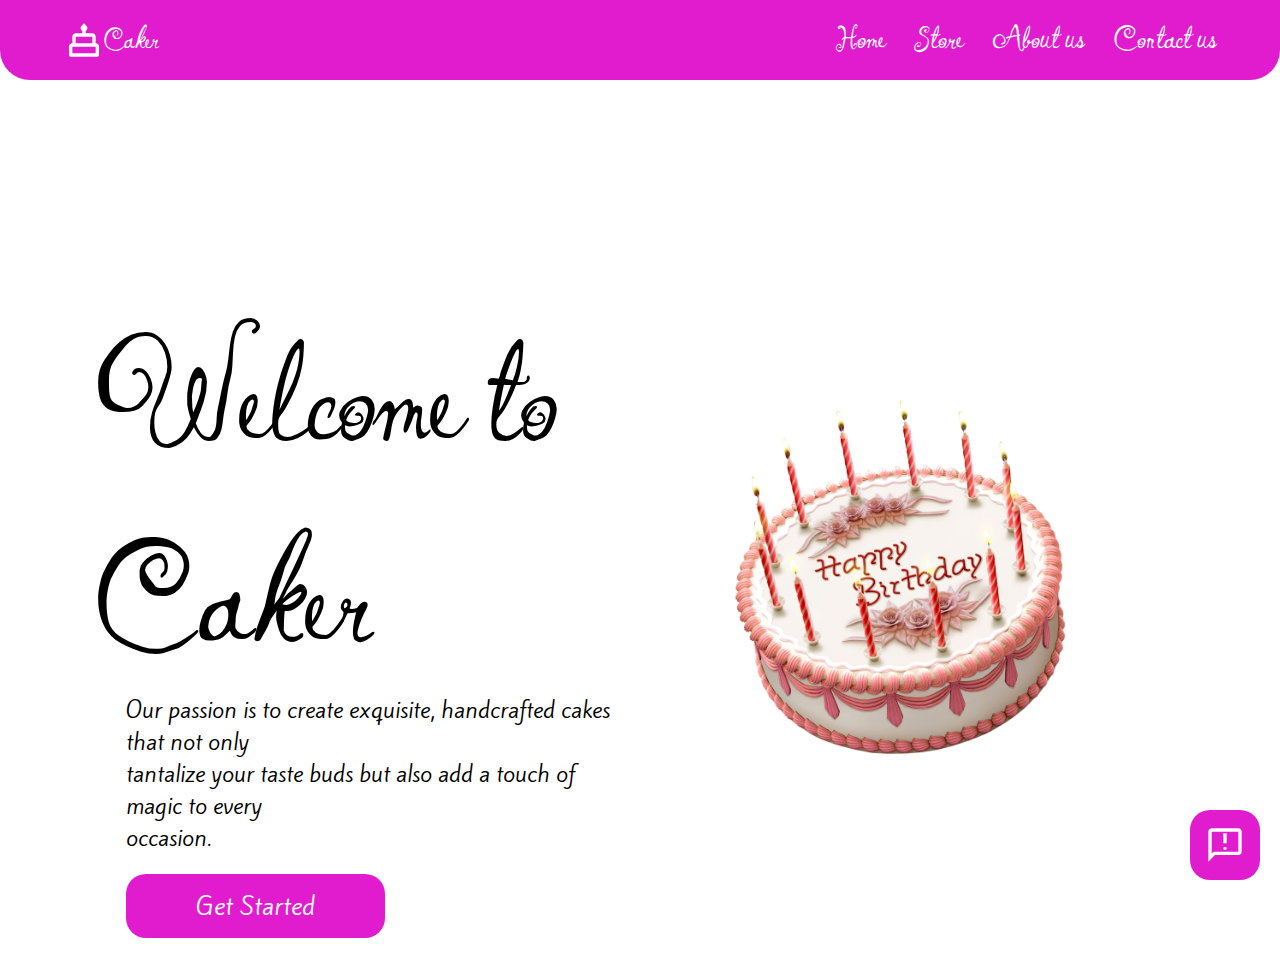
<file: index.html>
<!DOCTYPE html>
<html lang="en">
  <head>
    <meta charset="UTF-8" />
    <meta name="viewport" content="width=device-width, initial-scale=1.0" />
    <title>Home</title>
    <link rel="stylesheet" href="./styles/home.css" />
    <link rel="stylesheet" href="./styles/header.css" />
  </head>
  <body>
    <header>
      <div class="logo">
        <img width="40px" src="./assets/cakeicon.svg" alt="" srcset="" />
        <p class="caker-logo-text">Caker</p>
      </div>
      <nav>
        <ul>
          <li><a href="./index">Home</a></li>
          <li><a href="./store">Store</a></li>
          <li><a href="./about">About us</a></li>
          <li><a href="./contact">Contact us</a></li>
        </ul>
      </nav>
      <button class="menu-button">
        <img src="./assets/menu.svg" alt="" srcset="" />
      </button>
    </header>

    <div class="container">
      <table class="left-container">
        <tr>
          <td>
            <h1>Welcome to Caker</h1>
          </td>
        </tr>
        <tr>
          <td>
            <p class="intro">
              Our passion is to create exquisite, handcrafted cakes that not
              only
              <br />
              tantalize your taste buds but also add a touch of magic to every
              <br />
              occasion.
            </p>
          </td>
        </tr>

        <tr>
          <td>
            <a href="./store" class="getStarted">Get Started</a>
          </td>
        </tr>
      </table>

      <div class="right-container">
        <img class="img_baclground" src="./assets/bg2.png" alt="" srcset="" />
      </div>
    </div>

    <footer>
      <a class="feedbackButton" href="./feedback">
        <img width="40px" src="./assets/feedback.svg" alt="" srcset=""
      /></a>
    </footer>
  </body>
</html>
</file>
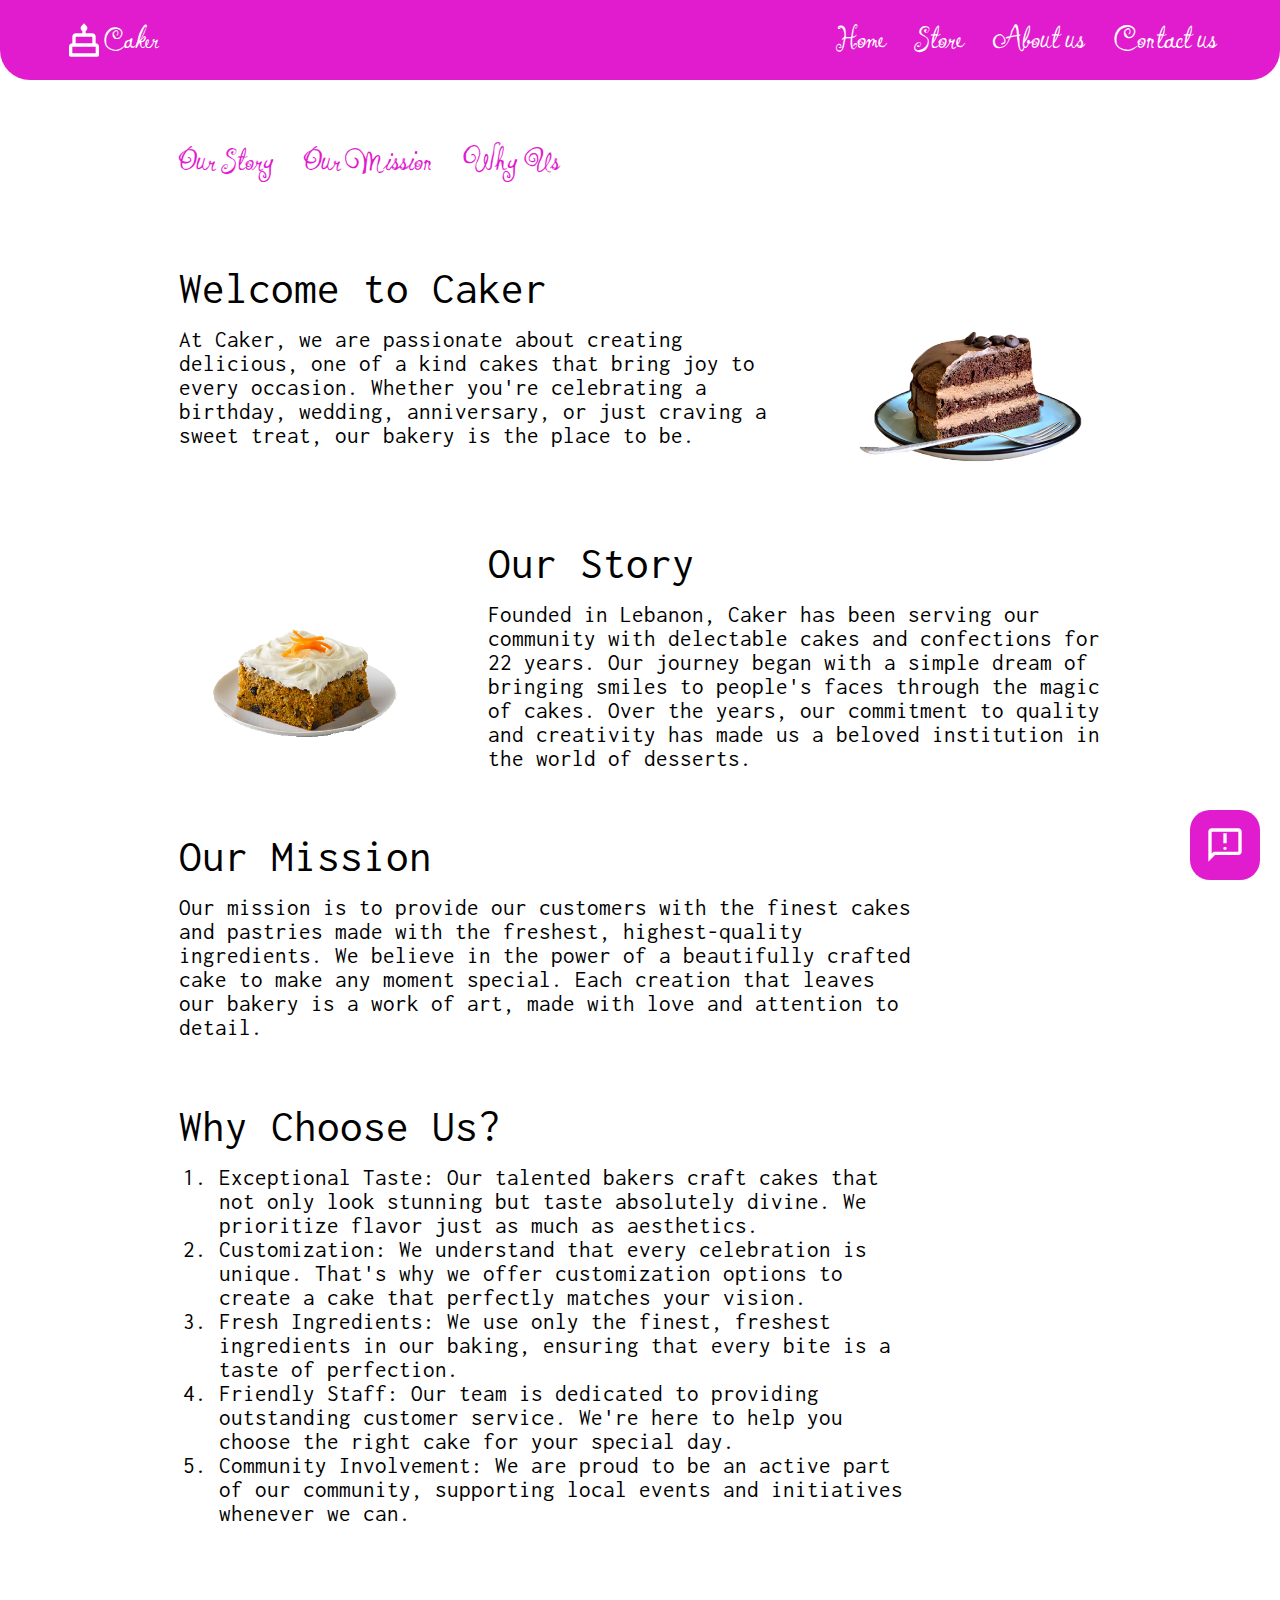
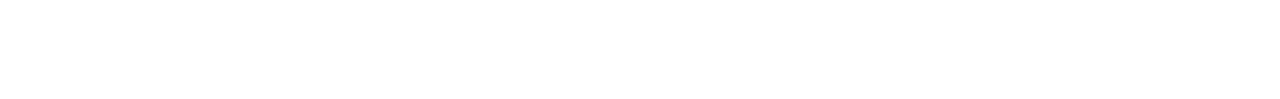
<file: about.html>
<!DOCTYPE html>
<html lang="en">
  <head>
    <meta charset="UTF-8" />
    <meta name="viewport" content="width=device-width, initial-scale=1.0" />
    <title>Caker Store</title>
    <link rel="stylesheet" href="./styles/about.css" />
    <link rel="stylesheet" href="../styles/header.css" />
  </head>
  <body>
    <header>
      <div class="logo">
        <img width="40px" src="./assets/cakeicon.svg" alt="" srcset="" />
        <p class="caker-logo-text">Caker</p>
      </div>
      <nav>
        <ul>
          <li><a href="./index">Home</a></li>
          <li><a href="./store">Store</a></li>
          <li><a href="./about">About us</a></li>
          <li><a href="./contact">Contact us</a></li>
        </ul>
      </nav>
      <button class="menu-button">
        <img src="./assets/menu.svg" alt="" srcset="" />
      </button>
    </header>
    <div class="center-container">
      <table>
        <!-- submenu -->
        <tr>
          <td>
            <ul class="sub-menu">
              <li><a class="subnav" href="#ourStory">Our Story</a></li>
              <li><a class="subnav" href="#ourMission">Our Mission</a></li>
              <li><a class="subnav" href="#whyUs">Why Us</a></li>
            </ul>
          </td>
        </tr>

        <!-- welcome caker -->
        <tr>
          <td>
            <h1>Welcome to Caker</h1>
          </td>
        </tr>
        <tr>
          <td class="description">
            <p>
              At Caker, we are passionate about creating delicious, one of a
              kind cakes that bring joy to every occasion. Whether you're
              celebrating a birthday, wedding, anniversary, or just craving a
              sweet treat, our bakery is the place to be.
            </p>
          </td>
          <td class="images-body-right">
            <img class="image_p" src="./assets/chocCake.png" alt="" srcset="" />
          </td>
        </tr>

        <!-- Our Story -->
        <tr id="ourStory">
          <td class="linner"></td>
          <td class="ourStory_title">
            <h2>Our Story</h2>
          </td>
        </tr>
        <tr>
          <td class="images-body-left">
            <img
              class="image_p"
              src="./assets/carrotCake.png"
              alt=""
              srcset="" />
          </td>
          <td class="description">
            <p>
              Founded in Lebanon, Caker has been serving our community with
              delectable cakes and confections for 22 years. Our journey began
              with a simple dream of bringing smiles to people's faces through
              the magic of cakes. Over the years, our commitment to quality and
              creativity has made us a beloved institution in the world of
              desserts.
            </p>
          </td>
        </tr>
        <!-- Our Mission -->

        <tr id="ourMission">
          <td class="ourStory_title"><h2>Our Mission</h2></td>
        </tr>
        <tr>
          <td class="description">
            <p>
              Our mission is to provide our customers with the finest cakes and
              pastries made with the freshest, highest-quality ingredients. We
              believe in the power of a beautifully crafted cake to make any
              moment special. Each creation that leaves our bakery is a work of
              art, made with love and attention to detail.
            </p>
          </td>
        </tr>

        <!-- Why Choose Us? -->

        <tr id="whyUs">
          <td class="ourStory_title"><h2>Why Choose Us?</h2></td>
        </tr>
        <tr>
          <td class="description">
            <ol>
              <li>
                Exceptional Taste: Our talented bakers craft cakes that not only
                look stunning but taste absolutely divine. We prioritize flavor
                just as much as aesthetics.
              </li>
              <li>
                Customization: We understand that every celebration is unique.
                That's why we offer customization options to create a cake that
                perfectly matches your vision.
              </li>
              <li>
                Fresh Ingredients: We use only the finest, freshest ingredients
                in our baking, ensuring that every bite is a taste of
                perfection.
              </li>
              <li>
                Friendly Staff: Our team is dedicated to providing outstanding
                customer service. We're here to help you choose the right cake
                for your special day.
              </li>
              <li>
                Community Involvement: We are proud to be an active part of our
                community, supporting local events and initiatives whenever we
                can.
              </li>
            </ol>
          </td>
        </tr>
      </table>
    </div>

    <footer>
      <a class="feedbackButton" href="./feedback">
        <img width="40px" src="./assets/feedback.svg" alt="" srcset=""
      /></a>
    </footer>
  </body>
</html>
</file>
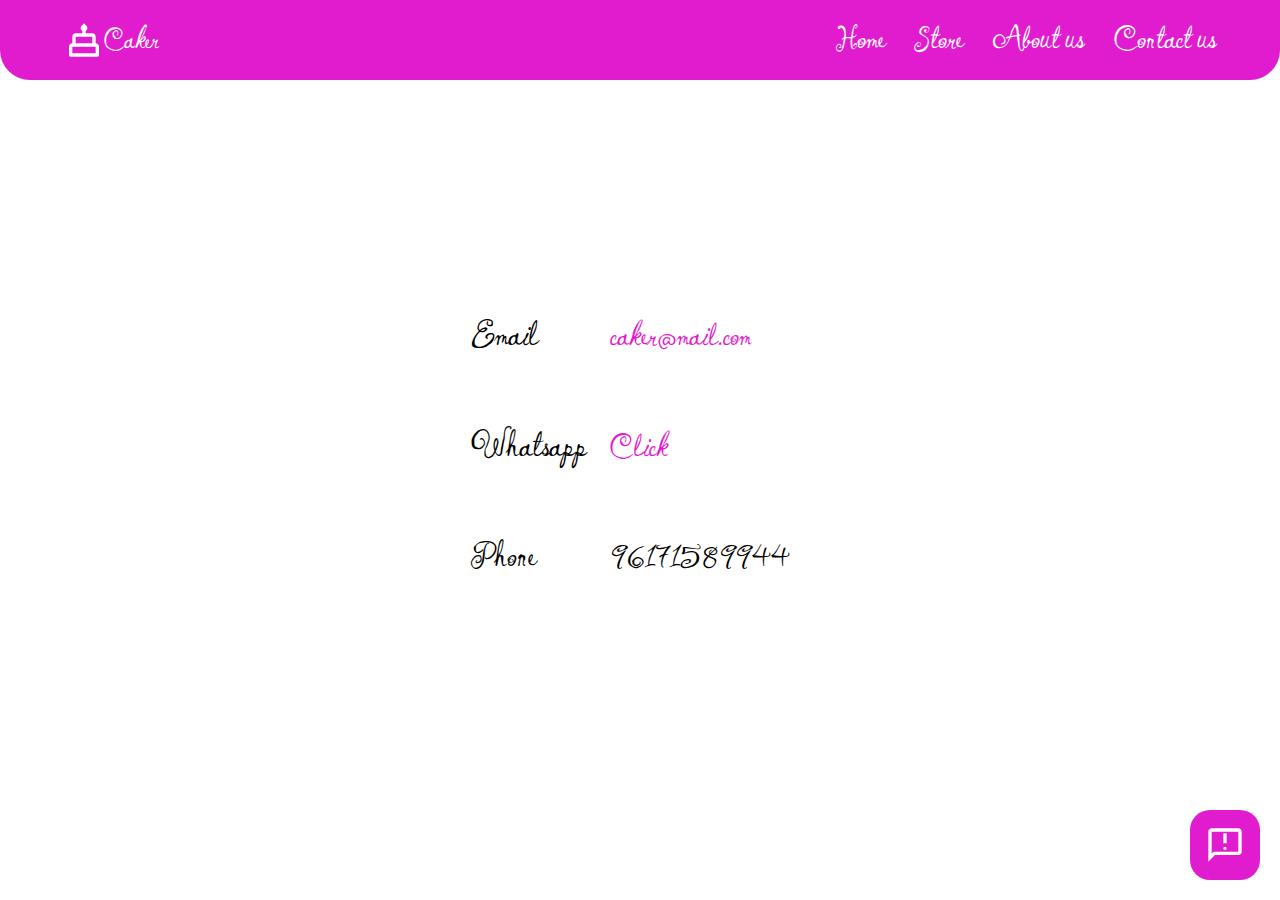
<file: contact.html>
<!DOCTYPE html>
<html lang="en">
  <head>
    <meta charset="UTF-8" />
    <meta name="viewport" content="width=device-width, initial-scale=1.0" />
    <title>Caker Store</title>

    <link rel="stylesheet" href="./styles/header.css" />
    <link rel="stylesheet" href="./styles/contact.css" />
  </head>
  <body>
    <header>
      <div class="logo">
        <img width="40px" src="./assets/cakeicon.svg" alt="" srcset="" />
        <p class="caker-logo-text">Caker</p>
      </div>
      <nav>
        <ul>
          <li><a href="./index">Home</a></li>
          <li><a href="./store">Store</a></li>
          <li><a href="./about">About us</a></li>
          <li><a href="./contact">Contact us</a></li>
        </ul>
      </nav>
      <button class="menu-button">
        <img src="./assets/menu.svg" alt="" srcset="" />
      </button>
    </header>

    <div class="container">
      <table>
        <tr>
          <td>
            <h4>Email</h4>
          </td>
          <td>
            <p>
              <a class="link_style" href="mailto:caker@mail.com"
                >caker@mail.com</a
              >
            </p>
          </td>
        </tr>

        <tr>
          <td>
            <h4>Whatsapp</h4>
          </td>
          <td>
            <p>
              <a class="link_style" href="  https://wa.me/96171589944">Click</a>
            </p>
          </td>
        </tr>

        <tr>
          <td>
            <h4>Phone</h4>
          </td>
          <td><p>96171589944</p></td>
        </tr>
      </table>
    </div>

    <footer>
      <a class="feedbackButton" href="./feedback">
        <img width="40px" src="./assets/feedback.svg" alt="" srcset=""
      /></a>
    </footer>
  </body>
</html>
</file>
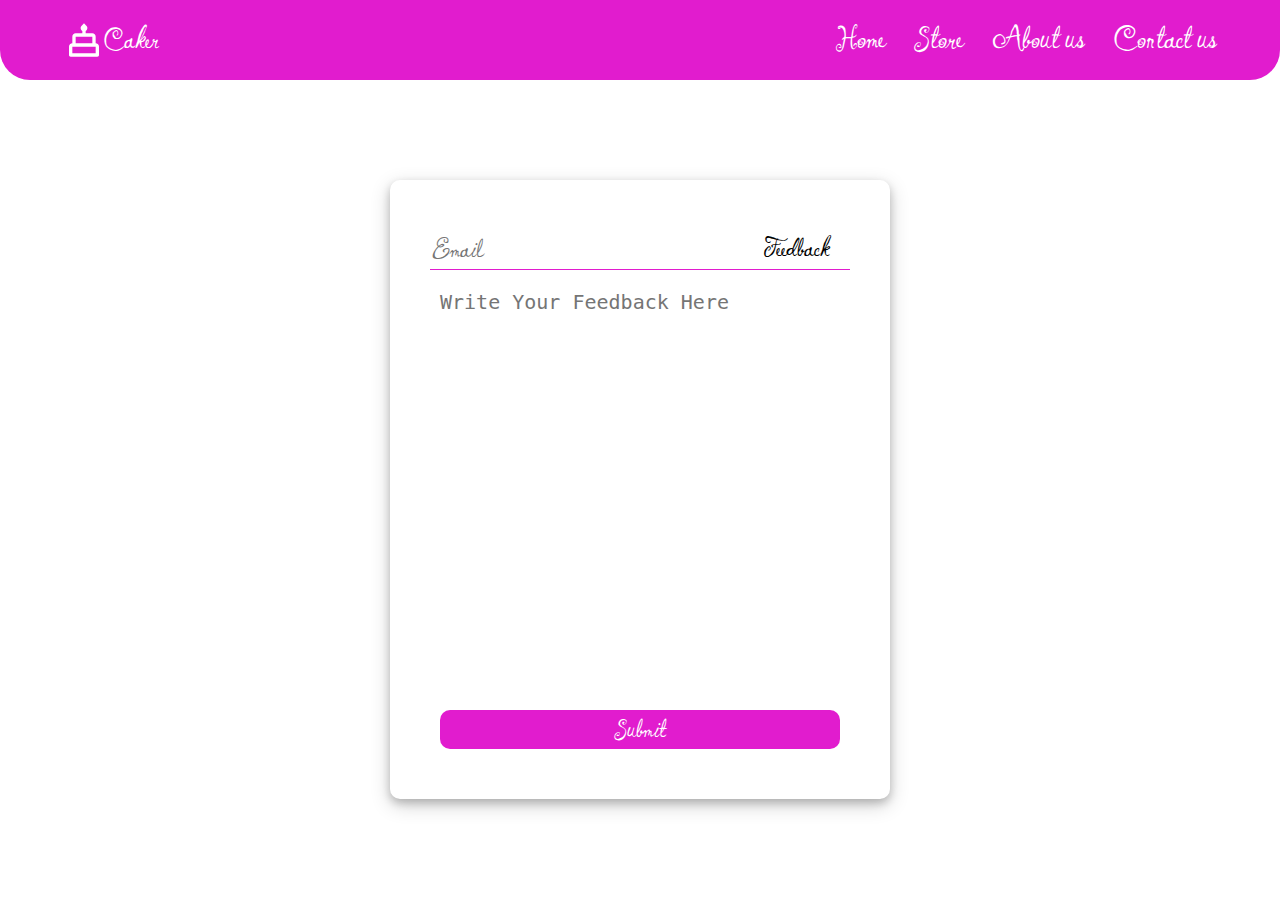
<file: feedback.html>
<!DOCTYPE html>
<html lang="en">
  <head>
    <meta charset="UTF-8" />
    <meta name="viewport" content="width=device-width, initial-scale=1.0" />
    <title>Caker Store</title>
    <link rel="stylesheet" href="./styles/header.css" />
    <link rel="stylesheet" href="./styles/feedback.css" />
  </head>
  <body>
    <header>
      <div class="logo">
        <img width="40px" src="./assets/cakeicon.svg" alt="" srcset="" />
        <p class="caker-logo-text">Caker</p>
      </div>
      <nav>
        <ul>
          <li><a href="./index">Home</a></li>
          <li><a href="./store">Store</a></li>
          <li><a href="./about">About us</a></li>
          <li><a href="./contact">Contact us</a></li>
        </ul>
      </nav>
    </header>

    <div class="container">
      <form method="get">
        <div class="title">
          <div><input type="email" placeholder="Email" /></div>
          <p>Feedback</p>
        </div>
        <br />
        <textarea
          placeholder="Write Your Feedback Here"
          name="feedback"
          id=""
          cols="30"
          rows="10"></textarea>
        <br />

        <input class="submit" type="submit" value="Submit" />
      </form>
    </div>
  </body>
</html>
</file>
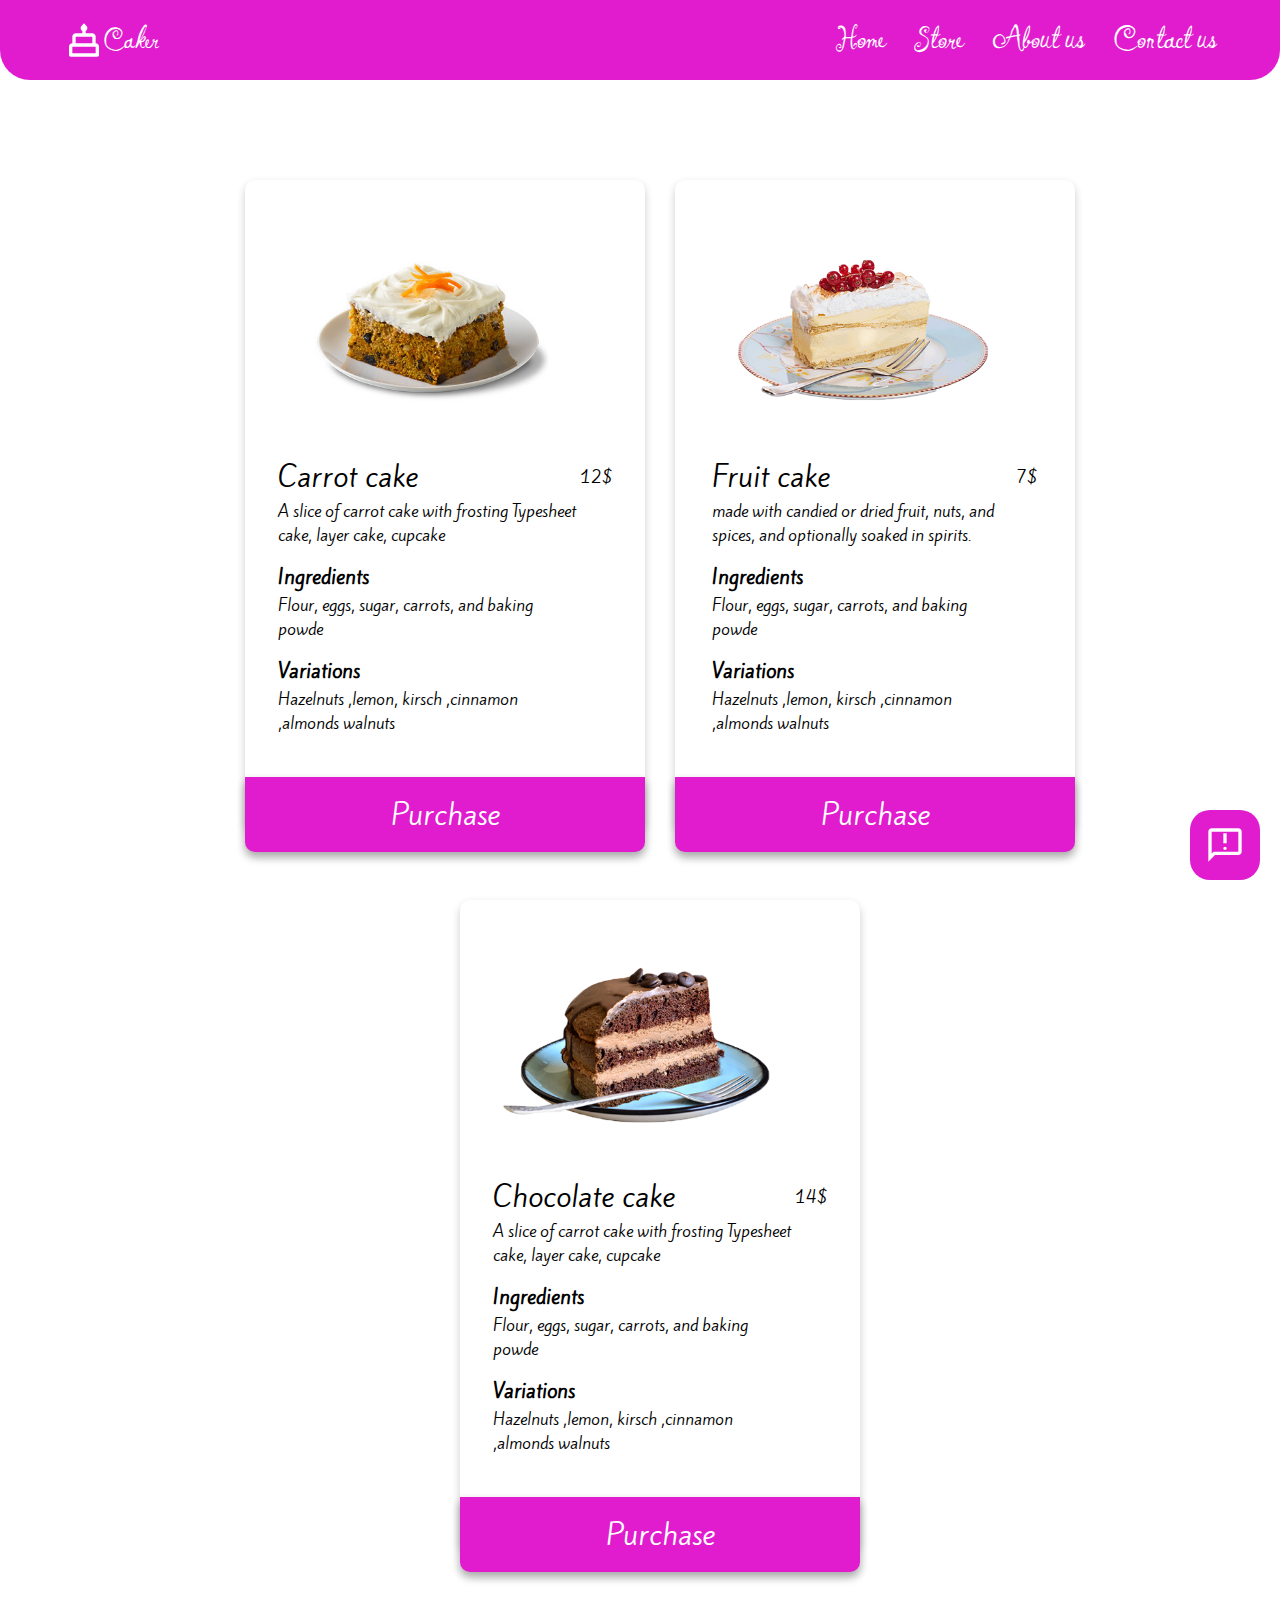
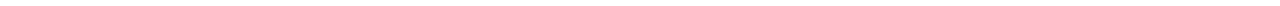
<file: store.html>
<!DOCTYPE html>
<html lang="en">
  <head>
    <meta charset="UTF-8" />
    <meta name="viewport" content="width=device-width, initial-scale=1.0" />
    <title>Caker Store</title>
    <link rel="stylesheet" href="./styles/store.css" />
    <link rel="stylesheet" href="./styles/header.css" />
  </head>
  <body>
    <header>
      <div class="logo">
        <img width="40px" src="./assets/cakeicon.svg" alt="" srcset="" />
        <p class="caker-logo-text">Caker</p>
      </div>
      <nav>
        <ul>
          <li><a href="./index">Home</a></li>
          <li><a href="./store">Store</a></li>
          <li><a href="./about">About us</a></li>
          <li><a href="./contact">Contact us</a></li>
        </ul>
      </nav>
      <button class="menu-button">
        <img src="./assets/menu.svg" alt="" srcset="" />
      </button>
    </header>

    <ul class="container">
      <!-- first item -->
      <li class="item">
        <table>
          <tr>
            <td class="cake-image">
              <img
                width="300px"
                src="./assets/carrotCake.jpg"
                alt=""
                srcset="" />
            </td>
          </tr>
          <tr>
            <td>
              <h2>Carrot cake</h2>
            </td>
            <td><p>12$</p></td>
          </tr>
          <tr>
            <td>
              <p>
                A slice of carrot cake with frosting Typesheet cake, layer cake,
                cupcake
              </p>
            </td>
          </tr>
          <tr>
            <td><h3>Ingredients</h3></td>
          </tr>
          <tr>
            <td><p>Flour, eggs, sugar, carrots, and baking powde</p></td>
          </tr>
          <tr>
            <td><h3>Variations</h3></td>
          </tr>

          <tr>
            <td>
              <p>Hazelnuts ,lemon, kirsch ,cinnamon ,almonds walnuts</p>
            </td>
          </tr>
        </table>
        <button class="purchase-button">Purchase</button>
      </li>
      <!-- second item -->
      <li class="item">
        <table>
          <tr>
            <td class="cake-image">
              <img
                width="300px"
                src="./assets/fruitCake.png"
                alt=""
                srcset="" />
            </td>
          </tr>
          <tr>
            <td>
              <h2>Fruit cake</h2>
            </td>
            <td><p>7$</p></td>
          </tr>
          <tr>
            <td>
              <p>
                made with candied or dried fruit, nuts, and spices, and
                optionally soaked in spirits.
              </p>
            </td>
          </tr>
          <tr>
            <td><h3>Ingredients</h3></td>
          </tr>
          <tr>
            <td><p>Flour, eggs, sugar, carrots, and baking powde</p></td>
          </tr>
          <tr>
            <td><h3>Variations</h3></td>
          </tr>

          <tr>
            <td>
              <p>Hazelnuts ,lemon, kirsch ,cinnamon ,almonds walnuts</p>
            </td>
          </tr>
        </table>
        <button class="purchase-button">Purchase</button>
      </li>
      <!-- third item -->
      <li class="item">
        <table>
          <tr>
            <td class="cake-image">
              <img width="300px" src="./assets/chocCake.png" alt="" srcset="" />
            </td>
          </tr>
          <tr>
            <td>
              <h2>Chocolate cake</h2>
            </td>
            <td><p>14$</p></td>
          </tr>
          <tr>
            <td>
              <p>
                A slice of carrot cake with frosting Typesheet cake, layer cake,
                cupcake
              </p>
            </td>
          </tr>
          <tr>
            <td><h3>Ingredients</h3></td>
          </tr>
          <tr>
            <td><p>Flour, eggs, sugar, carrots, and baking powde</p></td>
          </tr>
          <tr>
            <td><h3>Variations</h3></td>
          </tr>

          <tr>
            <td>
              <p>Hazelnuts ,lemon, kirsch ,cinnamon ,almonds walnuts</p>
            </td>
          </tr>
        </table>
        <button class="purchase-button">Purchase</button>
      </li>
    </ul>
    <footer>
      <a class="feedbackButton" href="./feedback">
        <img width="40px" src="./assets/feedback.svg" alt="" srcset=""
      /></a>
    </footer>
  </body>
</html>

<!-- commit push -->
</file>
<file: styles/home.css>
@import "../styles/fonts.css";

.container {
  margin-top: 100px;
  display: flex;
  justify-content: center;
  gap: 10px;
}
.left-container {
  width: 40%;
  background-color: transparent;
  display: flex;
  flex-direction: column;
  justify-content: center;
  align-items: center;
  margin-bottom: 50px;
}

.right-container {
  width: 40%;
  background-color: transparent;
  display: flex;
  justify-content: center;
  align-items: center;
}

h1 {
  font-family: IngridDarling;
  font-size: 162px;
  font-weight: 100;
  margin-left: -30px;
}
.intro {
  font-family: kiteone;
  font-size: 22px;
  margin-top: -130px;
  font-weight: 500;
}

td {
  padding-top: 10px;
}
.getStarted {
  padding-left: 70px;
  padding-right: 70px;
  padding-top: 15px;
  padding-bottom: 15px;
  text-align: center;
  border-radius: 20px;
  background-color: #e11cce;
  color: white;
  font-family: kiteone;
  font-size: 24px;
}

.img_baclground {
  width: 66%;
  min-width: 250px;
}

@media only screen and (max-width: 895px) {
  .container {
    width: 100%;
    flex-wrap: wrap;
    flex-direction: column-reverse;
    justify-content: center;
    align-items: center;
  }
  h1 {
    font-size: 70px;
    margin-bottom: 140px;
  }
  p {
    font-size: 20px;
    margin-bottom: 40px;
  }

  .left-container {
    width: 80%;
  }
  .right-container {
    width: 100%;
  }
}
@media only screen and (min-width: 701px) {
}
</file>
<file: styles/header.css>
@import "../styles/fonts.css";

body {
  margin: 0px;
  user-select: none;
}
::-webkit-scrollbar {
  display: none;
}
header {
  width: 100%;
  background-color: #e11cce;
  display: flex;
  flex-direction: row;
  border-bottom-right-radius: 30px;
  border-bottom-left-radius: 30px;
}

ul {
  list-style-type: none;
  display: flex;
  gap: 30px;
  justify-content: end;
}

a {
  color: white;
  text-decoration: none;
  user-select: none;
  font-family: IngridDarling;
  font-size: 37px;
}
a:hover {
  color: rgb(224, 209, 126);
}
.logo {
  display: flex;
  height: 80px;
  width: 43%;
  align-items: center;
  padding-left: 5%;
}

.caker-logo-text {
  color: white;
  font-family: IngridDarling;
  font-size: 32px;
}
nav {
  width: 50%;
  padding-right: 5%;
}
.menu-button {
  background-color: transparent;
  border-color: transparent;
  display: none;
}
footer {
  position: fixed;
  bottom: 0px;
  width: 100%;
  background-color: transparent;
  display: flex;
  justify-content: end;
  padding-bottom: 20px;
}

.feedbackButton {
  display: flex;
  justify-content: center;
  align-items: center;
  background-color: #e11cce;
  width: 70px;
  height: 70px;
  border-radius: 20px;
  margin-right: 20px;
}

@media only screen and (max-width: 885px) {
  .menu-button {
    display: block;
  }
  ul {
    display: none;
  }
}
@media only screen and (min-width: 701px) {
}
</file>
<file: styles/about.css>
@import "../styles/fonts.css";

.sub-menu {
  width: 100%;
  background-color: transparent;
  display: flex;
  justify-content: start;
  margin-left: -40px;
  margin-top: 0px;
  color: #e11cce;
  font-family: IngridDarling;
  font-size: 45px;
}

.center-container {
  display: flex;
  justify-content: center;
  margin-bottom: 100px;
}

ol {
  color: black;
  font-family: Inconsolata;
  font-size: 23px;
}
table {
  width: 50%;
  border-spacing: 50px;
}

h1,
h2 {
  font-family: Inconsolata;
  font-weight: 400;
  font-size: 45px;
  margin-bottom: -10px;
}
.subnav {
  color: #e11cce;
}
p {
  font-size: 23px;
  font-family: Inconsolata;
}

.images-body-right {
  width: 40%;
  display: flex;
  align-items: center;
  align-items: center;
  justify-content: end;
}

.linner {
  width: 40%;
}

tr {
  display: flex;
  justify-content: space-between;
}

.images-body-left {
  width: 40%;
  display: flex;
  align-items: center;
  justify-content: start;
}
.description {
  width: 80%;
  font-family: kiteone;
  background-color: transparent;
}

.ourStory_title {
  width: 80%;
  background-color: transparent;

  text-align: start;
}
.image_p {
  width: 20%;
  min-width: 250px;
}

@media only screen and (max-width: 1550px) {
  table {
    width: 80%;
  }
}
@media only screen and (max-width: 850px) {
  table {
    width: 90%;
    display: flex;
    flex-direction: column;
    flex-wrap: wrap;
  }
  .image_p {
    filter: blur(1px);
  }
}
@media only screen and (min-width: 701px) {
}
</file>
<file: styles/contact.css>
@import "../styles/fonts.css";
h4,
p {
  font-family: IngridDarling;
  font-size: 40px;
  font-weight: 400;
  margin-right: 20px;
}

.container {
  margin-top: 200px;
  margin-bottom: 100px;
  display: flex;
  justify-content: center;
  align-items: center;
}
.link_style {
  color: #e11cce;
}

td {
  line-height: 0px;
}
</file>
<file: styles/feedback.css>
@import "../styles/fonts.css";
body {
}

.container {
  margin-top: 100px;

  display: flex;
  flex-direction: column;
  justify-content: center;
  align-items: center;
}
form {
  box-shadow: 0 4px 8px 0 rgba(0, 0, 0, 0.2), 0 6px 20px 0 rgba(0, 0, 0, 0.19);
  border-radius: 10px;
  width: 20%;
  min-width: 400px;
  display: flex;
  align-items: center;
  flex-direction: column;
  padding: 50px;
}
textarea {
  width: 400px;
  height: 400px;
  border-style: none;
  resize: none;
  max-width: 400px;
  outline: none;
  font-size: 20px;
}

.title {
  padding-right: 20px;
  width: 100%;
  font-family: IngridDarling;
  display: flex;
  justify-content: space-between;
  border-bottom: #e11cce solid 1px;
}

input {
  font-family: IngridDarling;
  font-size: 30px;
  width: 100%;
  border-style: none;
  outline: none;
}

.submit {
  background-color: #e11cce;
  color: white;
  border-radius: 10px;
}
p {
  font-size: 30px;
  padding: 0px;
  margin: 0px;
}
</file>
<file: styles/store.css>
@import "../styles/fonts.css";

body {
  margin: 0px;
  user-select: none;
}
header {
  width: 100%;
  background-color: #e11cce;
  display: flex;
  flex-direction: row;
  border-bottom-right-radius: 30px;
  border-bottom-left-radius: 30px;
}

ul {
  list-style-type: none;
  display: flex;
  gap: 30px;
  justify-content: end;
  gap: 100px;
}
a {
  color: white;
  text-decoration: none;
  user-select: none;
  font-family: IngridDarling;
  font-size: 37px;
}
a:hover {
  color: rgb(224, 209, 126);
}
.logo {
  display: flex;
  height: 80px;
  width: 43%;
  align-items: center;
  padding-left: 5%;
}
.caker-logo-text {
  color: white;
  font-family: IngridDarling;
  font-size: 32px;
}

nav {
  width: 50%;
  padding-right: 5%;
}

.container {
  margin-top: 100px;
  height: auto;
  display: flex;
  justify-content: center;
  align-items: center;
  /* flex-wrap: wrap; */
}
.item {
  background-color: white;
  height: 650px;
  width: 330px;
  box-shadow: 0 4px 8px 0 rgba(0, 0, 0, 0.2), 0 6px 0px 0 rgba(0, 0, 0, 0.19);
  display: flex;
  flex-direction: column;
  align-items: center;
  justify-content: center;
  font-family: kiteone;
  padding-left: 35px;
  padding-right: 35px;
  border-radius: 10px;
}

.cake-image {
  padding-top: 50px;
  display: flex;
  justify-content: center;
  align-items: center;
  width: 300px;
  height: 244px;
  width: auto;
}

.purchase-button {
  box-shadow: 0 4px 8px 0 rgba(0, 0, 0, 0.2), 0 6px 10px 0 rgba(0, 0, 0, 0.19);
  width: 121%;
  margin-top: 40px;
  padding-top: 15px;
  padding-bottom: 15px;
  border-bottom-right-radius: 10px;
  border-bottom-left-radius: 10px;
  border-color: transparent;
  background-color: #e11cce;
  color: white;
  font-family: kiteone;
  font-size: 28px;
}
p {
  margin: 0px;
}

td {
  padding: 0px;
}
h2 {
  margin: 0px;
  font-weight: 500;
  font-size: 28px;
}
h3 {
  margin: 0px;
  margin-top: 15px;
}

@media only screen and (min-width: 700px) {
}
@media only screen and (max-width: 1350px) {
  /* body {
    background-color: red;
  } */
  .container {
    /* flex-direction: column; */

    flex-wrap: wrap;
  }

  .item {
    margin-bottom: 40px;
  }
}
</file>
